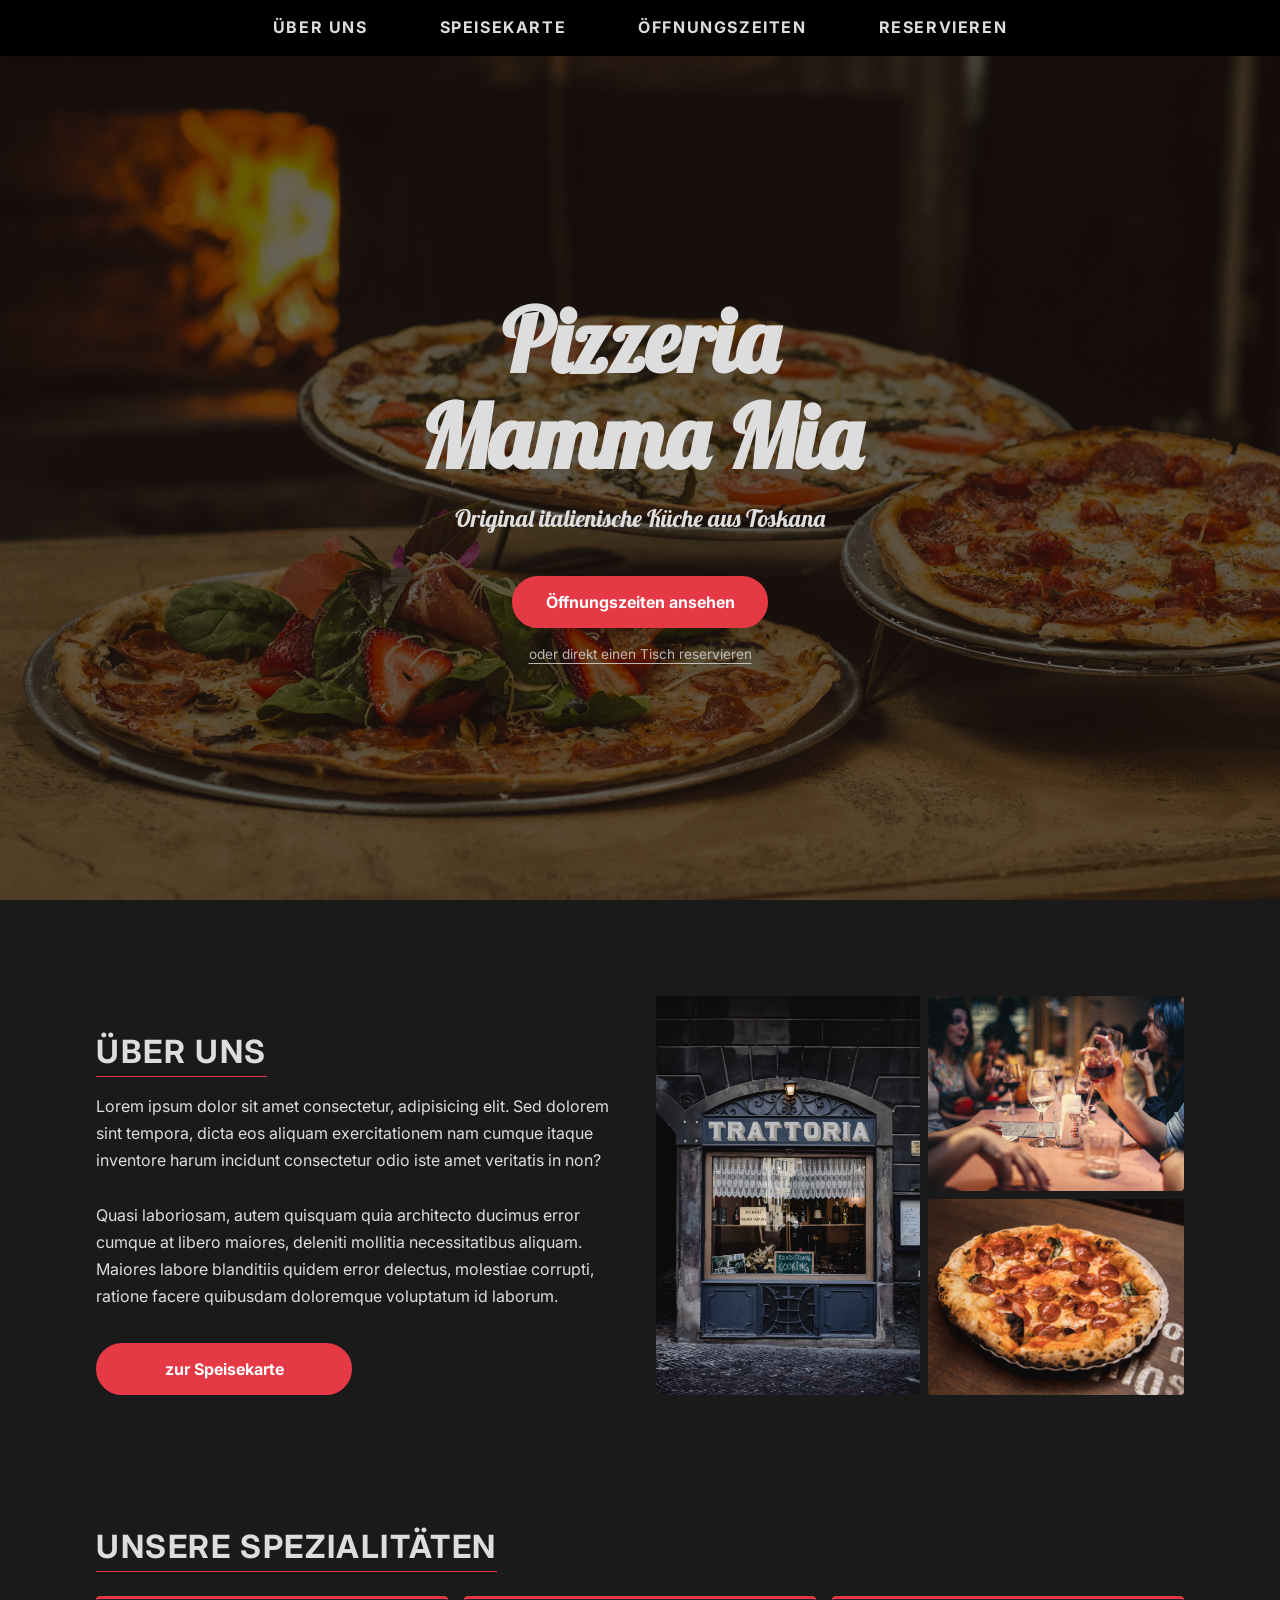
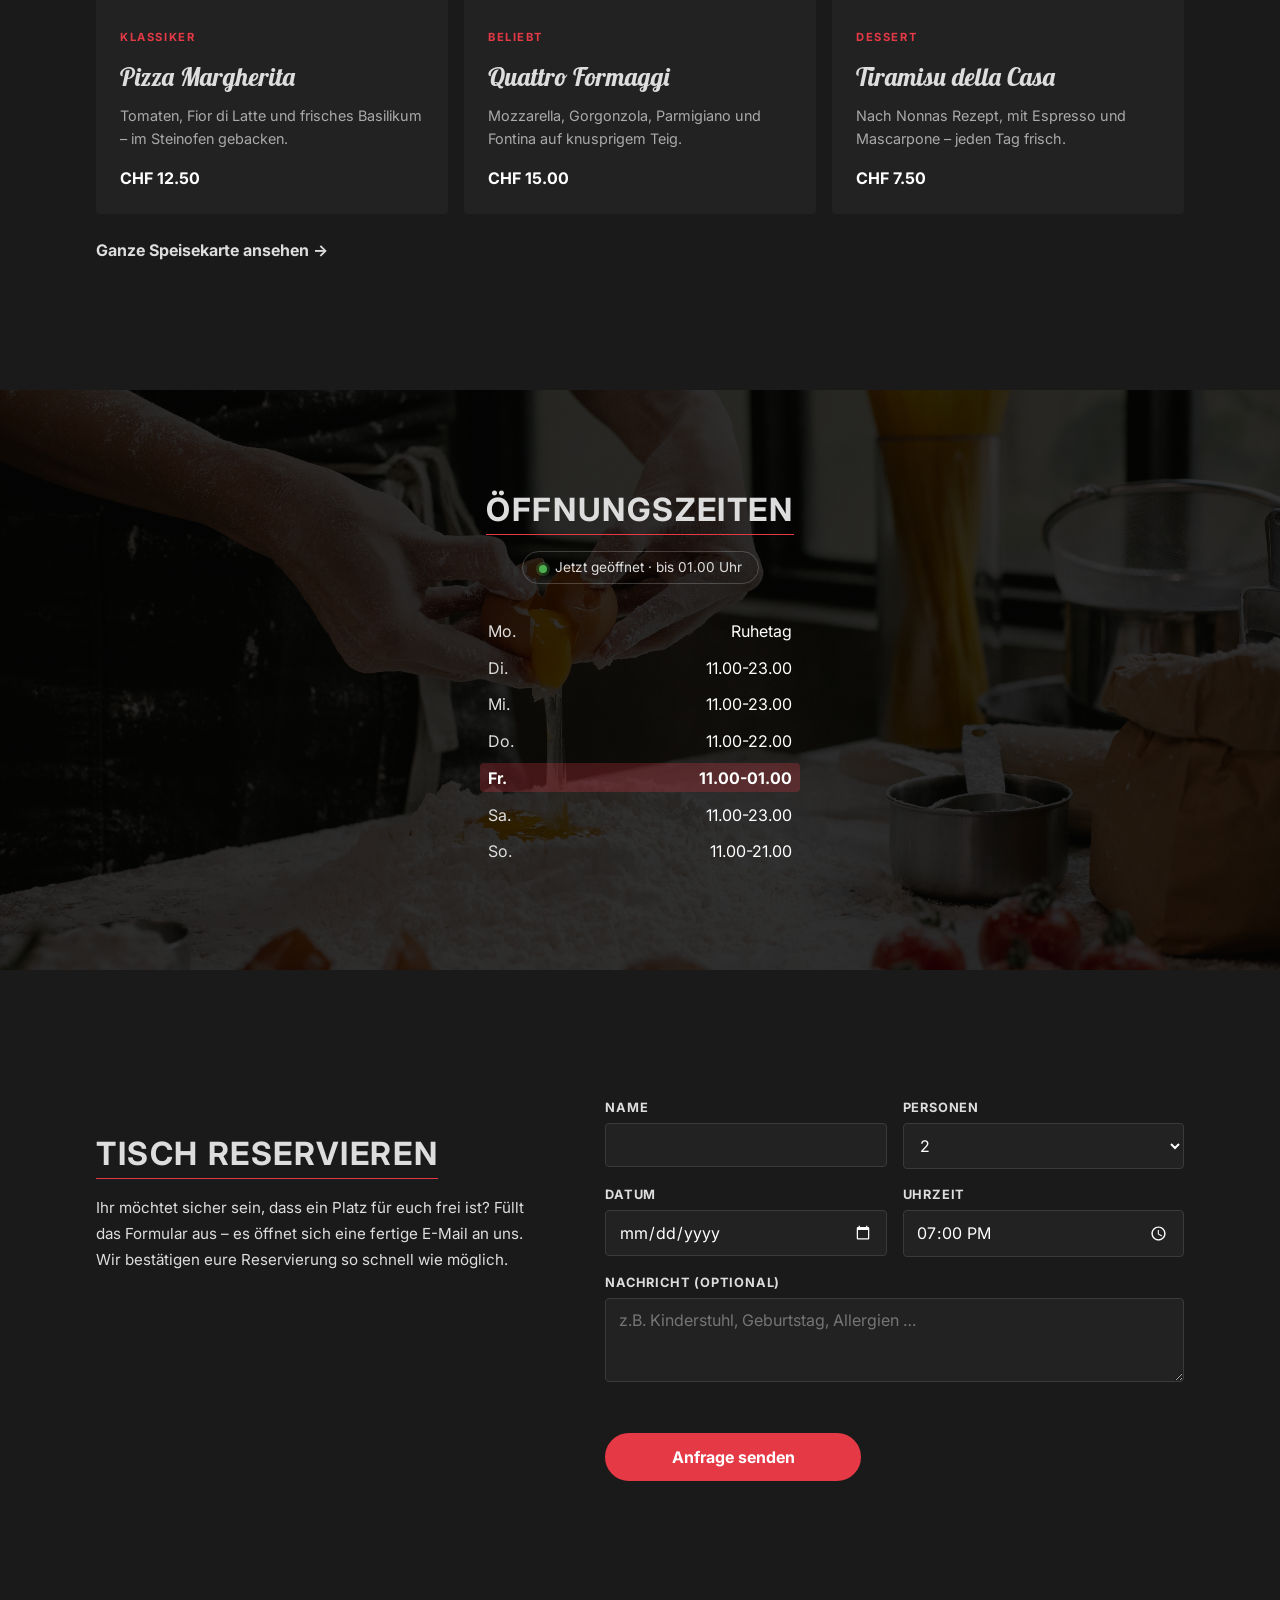
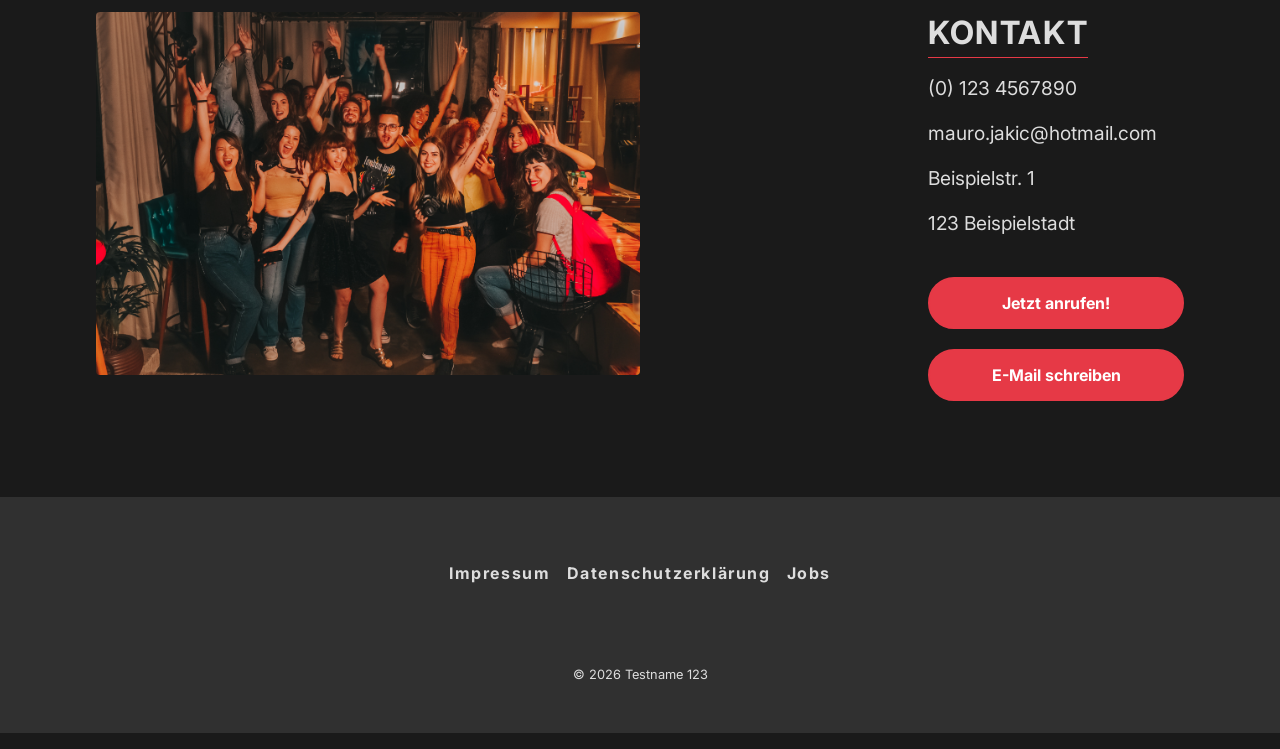
<file: index.html>
<!doctype html>
<html lang="de">
  <head>
    <meta charset="UTF-8" />
    <meta name="viewport" content="width=device-width, initial-scale=1.0" />
    <link rel="stylesheet" href="Pizzeria.css" />
    <meta
      name="description"
      content="Pizzeria Mamma Mia – original italienische Küche aus der Toskana."
    />
    <link
      rel="icon"
      href="data:image/svg+xml,<svg xmlns='http://www.w3.org/2000/svg' viewBox='0 0 100 100'><text y='.9em' font-size='90'>🍕</text></svg>"
    />
    <title>Pizzeria Mamma Mia</title>
  </head>
  <body>
    <div class="header">
      <div class="hero-wrapper">
        <section class="nav">
          <a href="#about" class="nav-items">Über Uns</a>
          <a href="menu.html" class="nav-items">Speise<wbr />karte</a>
          <a href="#info" class="nav-items">Öffnungs<wbr />zeiten</a>
          <a href="#reservieren" class="nav-items">Reser<wbr />vieren</a>
        </section>

        <section class="hero">
          <h1 class="title">
            Pizzeria <br />
            Mamma Mia
          </h1>
          <p class="subtitle">Original italienische Küche aus Toskana</p>
          <a href="#info" class="hero-action btn">Öffnungszeiten ansehen</a>
          <a href="#reservieren" class="hero-link">oder direkt einen Tisch reservieren</a>
        </section>
      </div>

      <section id="about" class="about container">
        <div class="about-content">
          <h2 class="heading">Über Uns</h2>
          <p class="about-text">
            Lorem ipsum dolor sit amet consectetur, adipisicing elit. Sed
            dolorem sint tempora, dicta eos aliquam exercitationem nam cumque
            itaque inventore harum incidunt consectetur odio iste amet veritatis
            in non?
            <br />
            <br />
            Quasi laboriosam, autem quisquam quia architecto ducimus error
            cumque at libero maiores, deleniti mollitia necessitatibus aliquam.
            Maiores labore blanditiis quidem error delectus, molestiae corrupti,
            ratione facere quibusdam doloremque voluptatum id laborum.
          </p>
          <a href="menu.html" class="about-action btn">zur Speisekarte</a>
        </div>
        <div class="about-images">
          <img
            src="Bilder/Toskanatüre.jpg"
            alt="Toskanatüre"
            class="about-image about-image-large"
          />
          <div class="about-images-small">
            <img
              src="Bilder/Toskanaresti.jpg"
              alt="Restaurantplausch"
              class="about-image"
            />
            <img
              src="Bilder/Toskanapizza.jpg"
              alt="Pizza aus Ofen"
              class="about-image"
            />
          </div>
        </div>
      </section>
      <section id="spezialitaeten" class="specials container">
        <h2 class="heading">Unsere Spezialitäten</h2>
        <div class="specials-grid">
          <article class="special">
            <span class="special-tag">Klassiker</span>
            <h3 class="special-name">Pizza Margherita</h3>
            <p class="special-text">
              Tomaten, Fior di Latte und frisches Basilikum – im Steinofen
              gebacken.
            </p>
            <p class="special-price">CHF 12.50</p>
          </article>
          <article class="special">
            <span class="special-tag">Beliebt</span>
            <h3 class="special-name">Quattro Formaggi</h3>
            <p class="special-text">
              Mozzarella, Gorgonzola, Parmigiano und Fontina auf knusprigem
              Teig.
            </p>
            <p class="special-price">CHF 15.00</p>
          </article>
          <article class="special">
            <span class="special-tag">Dessert</span>
            <h3 class="special-name">Tiramisu della Casa</h3>
            <p class="special-text">
              Nach Nonnas Rezept, mit Espresso und Mascarpone – jeden Tag
              frisch.
            </p>
            <p class="special-price">CHF 7.50</p>
          </article>
        </div>
        <a href="menu.html" class="specials-link">Ganze Speisekarte ansehen &rarr;</a>
      </section>

      <section id="info" class="info-wrapper">
        <div class="info container">
          <h2 class="heading">Öffnungszeiten</h2>
          <p class="open-status" aria-live="polite"></p>
          <div class="hours">
            <p class="hours-entry" data-day="1">
              <span class="days">Mo.</span> <span class="time">Ruhetag</span>
            </p>
            <p class="hours-entry" data-day="2">
              <span class="days">Di.</span>
              <span class="time">11.00-23.00</span>
            </p>
            <p class="hours-entry" data-day="3">
              <span class="days">Mi.</span>
              <span class="time">11.00-23.00</span>
            </p>
            <p class="hours-entry" data-day="4">
              <span class="days">Do.</span>
              <span class="time">11.00-22.00</span>
            </p>
            <p class="hours-entry" data-day="5">
              <span class="days">Fr.</span>
              <span class="time">11.00-01.00</span>
            </p>
            <p class="hours-entry" data-day="6">
              <span class="days">Sa.</span>
              <span class="time">11.00-23.00</span>
            </p>
            <p class="hours-entry" data-day="0">
              <span class="days">So.</span>
              <span class="time">11.00-21.00</span>
            </p>
          </div>
        </div>
      </section>
      <section id="reservieren" class="reservation container">
        <div class="reservation-intro">
          <h2 class="heading">Tisch reservieren</h2>
          <p class="reservation-text">
            Ihr möchtet sicher sein, dass ein Platz für euch frei ist? Füllt
            das Formular aus – es öffnet sich eine fertige E-Mail an uns. Wir
            bestätigen eure Reservierung so schnell wie möglich.
          </p>
        </div>
        <form class="reservation-form">
          <label class="field">
            <span>Name</span>
            <input type="text" name="name" required autocomplete="name" />
          </label>
          <label class="field">
            <span>Personen</span>
            <select name="personen">
              <option>1</option>
              <option selected>2</option>
              <option>3</option>
              <option>4</option>
              <option>5</option>
              <option>6</option>
              <option>7+</option>
            </select>
          </label>
          <label class="field">
            <span>Datum</span>
            <input type="date" name="datum" required />
          </label>
          <label class="field">
            <span>Uhrzeit</span>
            <input type="time" name="zeit" min="11:00" max="22:30" step="900" value="19:00" required />
          </label>
          <label class="field field-wide">
            <span>Nachricht (optional)</span>
            <textarea name="nachricht" rows="3" placeholder="z.B. Kinderstuhl, Geburtstag, Allergien …"></textarea>
          </label>
          <p class="form-hint" aria-live="polite"></p>
          <button type="submit" class="btn">Anfrage senden</button>
        </form>
      </section>

      <section class="contact container">
        <div class="contact-content">
          <img
            src="Bilder/contact.jpg"
            alt="Herzlich Willkommen Mamma Mia"
            class="contact-image"
          />
          <div class="contact-details">
            <h2 class="heading">Kontakt</h2>
            <p class="contact-detail">(0) 123 4567890</p>
            <p class="contact-detail">mauro.jakic@hotmail.com</p>
            <p class="contact-detail">Beispielstr. 1</p>
            <p class="contact-detail">123 Beispielstadt</p>
            <div class="contact-actions">
              <a href="tel:078 237 61 91" class="btn">Jetzt anrufen!</a>
              <a href="mailto:mauro.jakic@hotmail.com" class="btn">E-Mail schreiben</a>
            </div>
          </div>
        </div>
      </section>
      <div class="platzhalter"></div>
    </div>
    <footer class="footer">
      <div class="footer-links">
        <a href="#" class="footer-item">Impressum</a>
        <a href="#" class="footer-item">Datenschutzerklärung</a>
        <a href="#" class="footer-item">Jobs</a>
      </div>
      <p class="footer-copyright">&copy; <span class="year">2026</span> Testname 123</p>
    </footer>

    <a href="#" class="to-top" aria-label="Nach oben">
      <svg xmlns="http://www.w3.org/2000/svg" viewBox="0 0 24 24" fill="none" stroke="currentColor" stroke-width="2" stroke-linecap="round" stroke-linejoin="round">
        <path d="m6 15 6-6 6 6" />
      </svg>
    </a>

    <script src="script.js"></script>
  </body>
</html>
</file>
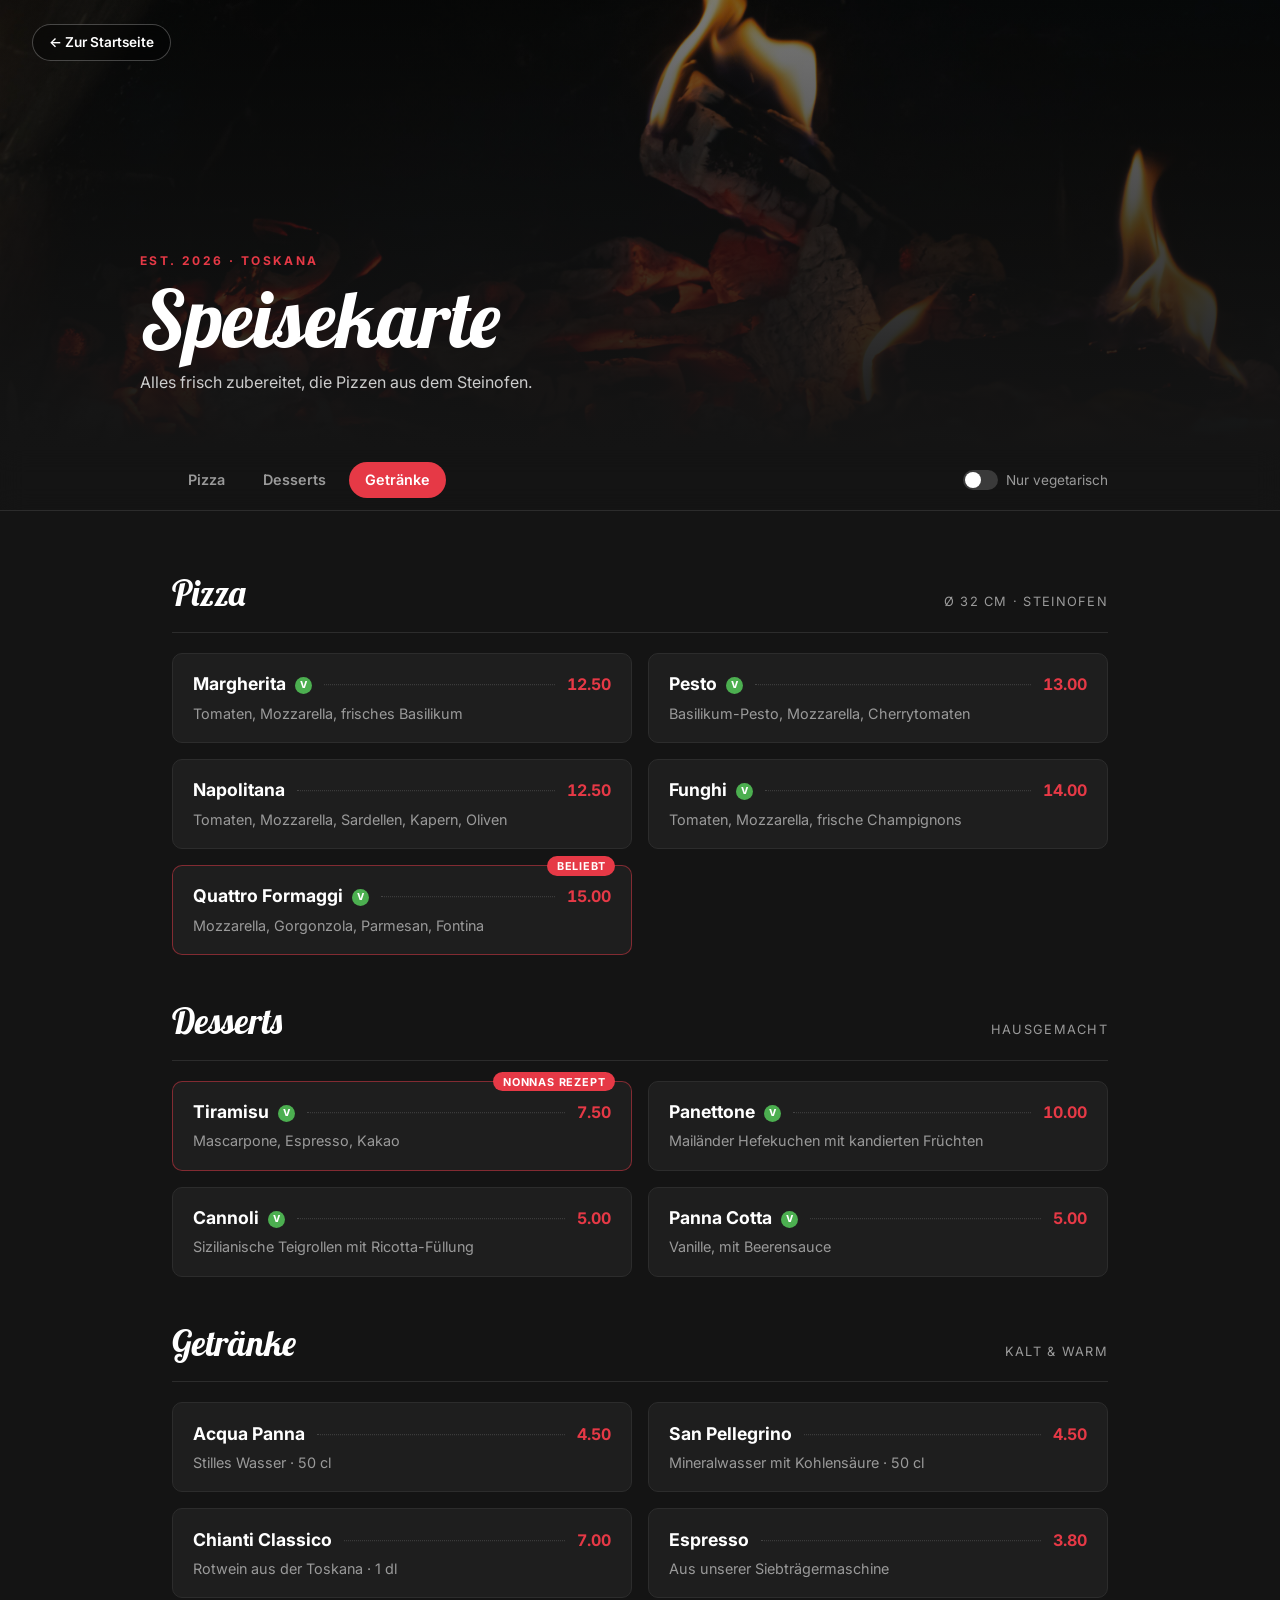
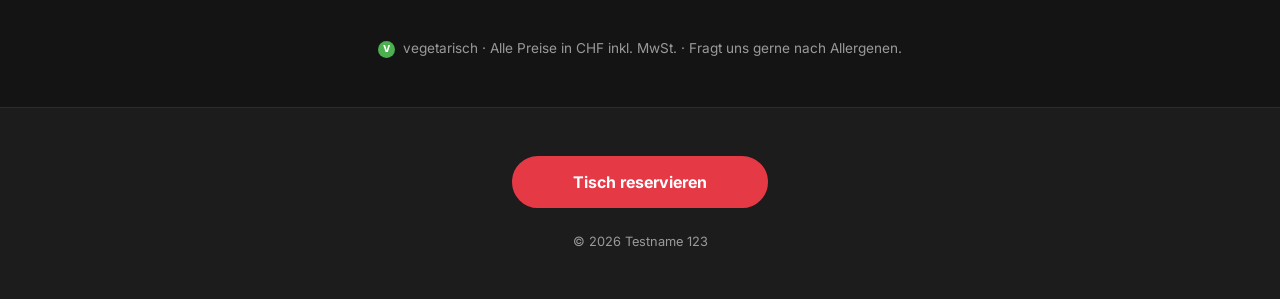
<file: menu.html>
<!doctype html>
<html lang="de">
  <head>
    <meta charset="utf-8" />
    <meta name="viewport" content="width=device-width, initial-scale=1.0" />
    <title>Speisekarte – Pizzeria Mamma Mia</title>
    <link
      rel="icon"
      href="data:image/svg+xml,<svg xmlns='http://www.w3.org/2000/svg' viewBox='0 0 100 100'><text y='.9em' font-size='90'>🍕</text></svg>"
    />
    <link href="menu.css" rel="stylesheet" />
  </head>
  <body>
    <!-- Kopfbereich -->
    <header class="menu-hero">
      <a href="index.html" class="back-link">&larr; Zur Startseite</a>
      <div class="menu-hero__content">
        <p class="menu-hero__eyebrow">Est. 2026 · Toskana</p>
        <h1 class="menu-hero__title">Speisekarte</h1>
        <p class="menu-hero__text">
          Alles frisch zubereitet, die Pizzen aus dem Steinofen.
        </p>
      </div>
    </header>

    <!-- Kategorien -->
    <nav class="menu-tabs" aria-label="Kategorien">
      <div class="menu-tabs__inner">
        <a href="#pizza" class="menu-tab is-active">Pizza</a>
        <a href="#desserts" class="menu-tab">Desserts</a>
        <a href="#getraenke" class="menu-tab">Getränke</a>
        <label class="veg-toggle">
          <input type="checkbox" id="veg-only" />
          <span class="veg-toggle__switch"></span>
          <span>Nur vegetarisch</span>
        </label>
      </div>
    </nav>

    <main class="menu">
      <!-- Pizza -->
      <section id="pizza" class="menu-section">
        <div class="menu-section__head">
          <h2>Pizza</h2>
          <p>Ø 32 cm · Steinofen</p>
        </div>
        <div class="menu-grid">
          <article class="dish" data-veg>
            <div class="dish__top">
              <h3 class="dish__name">Margherita <span class="veg" title="vegetarisch">V</span></h3>
              <span class="dish__price">12.50</span>
            </div>
            <p class="dish__desc">Tomaten, Mozzarella, frisches Basilikum</p>
          </article>
          <article class="dish" data-veg>
            <div class="dish__top">
              <h3 class="dish__name">Pesto <span class="veg" title="vegetarisch">V</span></h3>
              <span class="dish__price">13.00</span>
            </div>
            <p class="dish__desc">Basilikum-Pesto, Mozzarella, Cherrytomaten</p>
          </article>
          <article class="dish">
            <div class="dish__top">
              <h3 class="dish__name">Napolitana</h3>
              <span class="dish__price">12.50</span>
            </div>
            <p class="dish__desc">Tomaten, Mozzarella, Sardellen, Kapern, Oliven</p>
          </article>
          <article class="dish" data-veg>
            <div class="dish__top">
              <h3 class="dish__name">Funghi <span class="veg" title="vegetarisch">V</span></h3>
              <span class="dish__price">14.00</span>
            </div>
            <p class="dish__desc">Tomaten, Mozzarella, frische Champignons</p>
          </article>
          <article class="dish dish--featured" data-veg>
            <span class="dish__badge">Beliebt</span>
            <div class="dish__top">
              <h3 class="dish__name">Quattro Formaggi <span class="veg" title="vegetarisch">V</span></h3>
              <span class="dish__price">15.00</span>
            </div>
            <p class="dish__desc">Mozzarella, Gorgonzola, Parmesan, Fontina</p>
          </article>
        </div>
      </section>

      <!-- Desserts -->
      <section id="desserts" class="menu-section">
        <div class="menu-section__head">
          <h2>Desserts</h2>
          <p>Hausgemacht</p>
        </div>
        <div class="menu-grid">
          <article class="dish dish--featured" data-veg>
            <span class="dish__badge">Nonnas Rezept</span>
            <div class="dish__top">
              <h3 class="dish__name">Tiramisu <span class="veg" title="vegetarisch">V</span></h3>
              <span class="dish__price">7.50</span>
            </div>
            <p class="dish__desc">Mascarpone, Espresso, Kakao</p>
          </article>
          <article class="dish" data-veg>
            <div class="dish__top">
              <h3 class="dish__name">Panettone <span class="veg" title="vegetarisch">V</span></h3>
              <span class="dish__price">10.00</span>
            </div>
            <p class="dish__desc">Mailänder Hefekuchen mit kandierten Früchten</p>
          </article>
          <article class="dish" data-veg>
            <div class="dish__top">
              <h3 class="dish__name">Cannoli <span class="veg" title="vegetarisch">V</span></h3>
              <span class="dish__price">5.00</span>
            </div>
            <p class="dish__desc">Sizilianische Teigrollen mit Ricotta-Füllung</p>
          </article>
          <article class="dish" data-veg>
            <div class="dish__top">
              <h3 class="dish__name">Panna Cotta <span class="veg" title="vegetarisch">V</span></h3>
              <span class="dish__price">5.00</span>
            </div>
            <p class="dish__desc">Vanille, mit Beerensauce</p>
          </article>
        </div>
      </section>

      <!-- Getränke -->
      <section id="getraenke" class="menu-section">
        <div class="menu-section__head">
          <h2>Getränke</h2>
          <p>Kalt &amp; warm</p>
        </div>
        <div class="menu-grid">
          <article class="dish" data-veg>
            <div class="dish__top">
              <h3 class="dish__name">Acqua Panna</h3>
              <span class="dish__price">4.50</span>
            </div>
            <p class="dish__desc">Stilles Wasser · 50 cl</p>
          </article>
          <article class="dish" data-veg>
            <div class="dish__top">
              <h3 class="dish__name">San Pellegrino</h3>
              <span class="dish__price">4.50</span>
            </div>
            <p class="dish__desc">Mineralwasser mit Kohlensäure · 50 cl</p>
          </article>
          <article class="dish" data-veg>
            <div class="dish__top">
              <h3 class="dish__name">Chianti Classico</h3>
              <span class="dish__price">7.00</span>
            </div>
            <p class="dish__desc">Rotwein aus der Toskana · 1 dl</p>
          </article>
          <article class="dish" data-veg>
            <div class="dish__top">
              <h3 class="dish__name">Espresso</h3>
              <span class="dish__price">3.80</span>
            </div>
            <p class="dish__desc">Aus unserer Siebträgermaschine</p>
          </article>
        </div>
      </section>

      <p class="menu-note">
        <span class="veg">V</span> vegetarisch · Alle Preise in CHF inkl. MwSt.
        · Fragt uns gerne nach Allergenen.
      </p>
    </main>

    <footer class="menu-footer">
      <a href="index.html#reservieren" class="btn">Tisch reservieren</a>
      <p>&copy; 2026 Testname 123</p>
    </footer>

    <script src="menu.js"></script>
  </body>
</html>
</file>
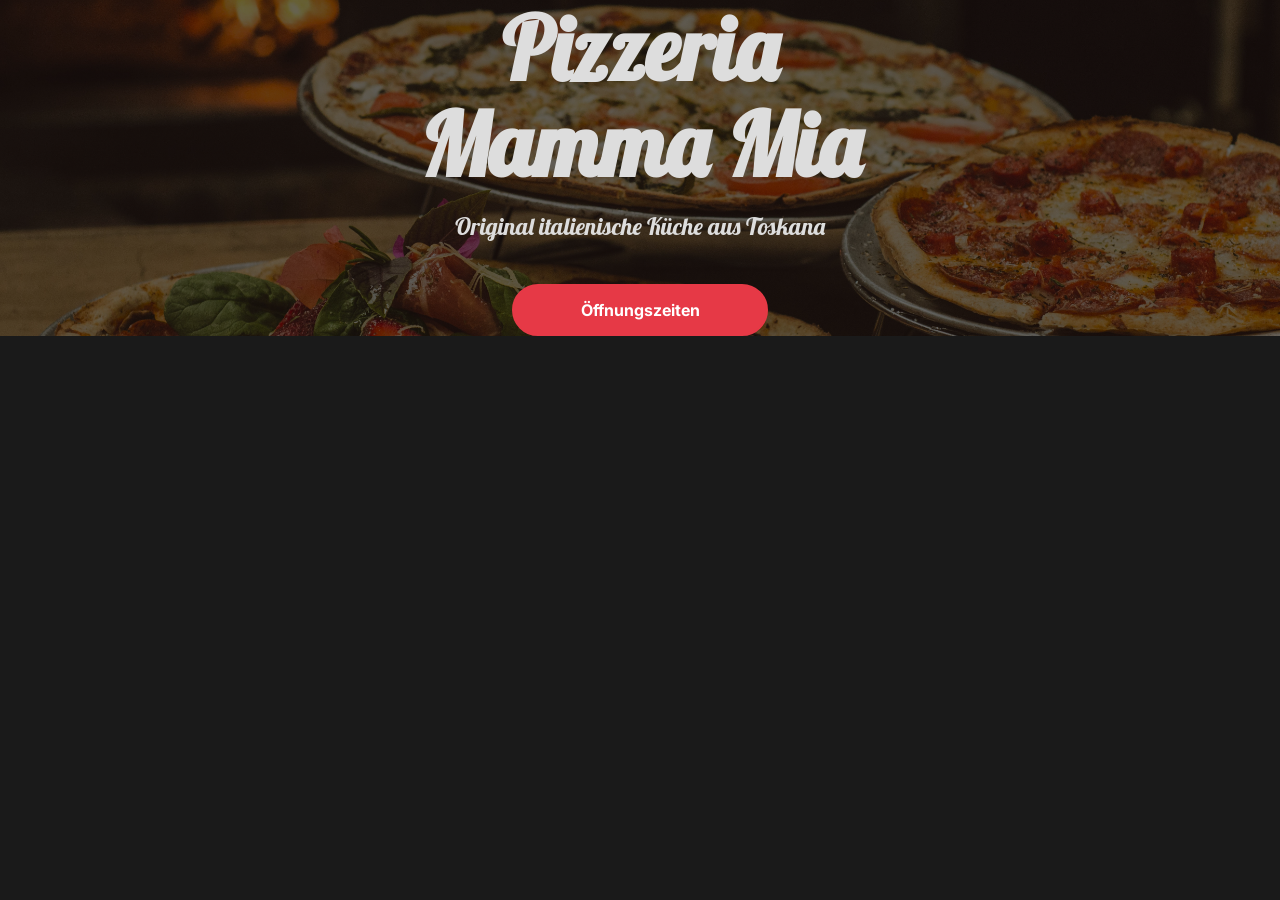
<file: Pizzeria.html>
<!doctype html>
<html lang="de">
  <head>
    <meta charset="UTF-8" />
    <meta name="viewport" content="width=device-width, initial-scale=1.0" />
    <link rel="stylesheet" href="Pizzeria.css" />
    <title>Pizzeria Mamma Mia</title>
  </head>
  <body>
    <section class="hero">
      <h1 class="title">
        Pizzeria <br />
        Mamma Mia
      </h1>
      <!-- placeholder for Font -->
      <p class="subtitle">Original italienische Küche aus Toskana</p>
      <!-- könnte evt. kleiner sein bei Lösung -->
      <a href="#" class="btn">Öffnungszeiten</a>
    </section>
  </body>
</html>
</file>
<file: Pizzeria.css>
@import url("https://fonts.googleapis.com/css2?family=Inter:ital,opsz,wght@0,14..32,100..900;1,14..32,100..900&display=swap");
@import url("https://fonts.googleapis.com/css2?family=Inter:ital,opsz,wght@0,14..32,100..900;1,14..32,100..900&family=Lobster&display=swap");
@import url("https://fonts.googleapis.com/css2?family=Pacifico&display=swap");

* {
  margin: 0;
  box-sizing: border-box;
}

html {
  scroll-behavior: smooth;
}

:root {
  --primary-color: #e63946;
  --secondary-color: #d62828;
  --text-color: #ddd;
}

.header {
  display: flex;
  flex-direction: column;
}

.hero-wrapper {
  height: 100vh;
  display: flex;
  flex-direction: column;
}

.hero {
  flex: 1;
  display: flex;

  box-sizing: border-box;
  flex-direction: column;
  justify-content: center;
  align-items: center;
  text-align: center;
  color: var(--text-color);
  font-family: "Lobster", sans-serif;

  background:
    linear-gradient(rgba(0, 0, 0, 0.6), rgba(0, 0, 0, 0.6)),
    url("Bilder/hero.jpg");
  background-size: cover;
  background-position: center;
  background-repeat: no-repeat;
}

.container {
  max-width: 85%;
  margin: 0 auto;
}

.hero-action {
  margin-top: 4rem;
  margin-bottom: 1rem;
}

/* Alle Knöpfe: gleiche Farbe, gleiche Breite */
.btn,
.button-inverted {
  display: inline-block;
  width: 16rem;
  max-width: 100%;
  padding: 0.75rem 1.5rem;
  background: var(--primary-color);
  border: 2px solid var(--primary-color);
  border-radius: 120px;
  color: #fff;
  cursor: pointer;
  font-weight: bold;
  font-family: "Inter", sans-serif;
  font-size: 1rem;
  text-align: center;
  text-decoration: none;
  box-sizing: border-box;
  margin-top: 0.5rem;
  transition: all 0.3s ease-in-out;
}

.btn:hover,
.button-inverted:hover {
  background: var(--secondary-color);
  border-color: var(--secondary-color);
  transform: translateY(-2px);
  box-shadow: 0 6px 18px rgba(230, 57, 70, 0.35);
}

.title {
  font-size: 3rem;
  margin-bottom: 0;
}

.subtitle {
  margin-top: 1rem;
  margin-bottom: 2rem;
}

body {
  font-family: "Inter", sans-serif;
  -webkit-font-smoothing: antialiased;
  line-height: 1.5;
  margin: 0 0 1rem 0;
  background-color: #1a1a1a;
  scroll-behavior: smooth;
}

.nav {
  height: 5rem;
  width: 100%;
  display: flex;
  justify-content: center;
  align-items: center;
  gap: 4.5rem;
  padding: 1rem 0rem;
  z-index: 10;
  background-color: black;
  font-family: "inter", sans-serif;
  text-transform: uppercase;
  font-size: 0.8rem;
  line-height: 1.2rem;
}

.nav-items,
.footer-item {
  color: var(--text-color);
  text-decoration: none;
  font-weight: bold;
  font-size: 1rem;
  transition: all 0.3s ease-in-out;
  letter-spacing: 0.1rem;
}

.nav-items:hover,
.footer-item:hover {
  color: var(--secondary-color);
}

.heading {
  margin: 2rem 0 1rem 0;
  width: fit-content;
  text-transform: uppercase;
  letter-spacing: 0.1rem;
  color: var(--text-color);
  border-bottom: 1px solid var(--primary-color);
}

.about {
  display: grid;
  gap: 2rem;
}

.about-text {
  line-height: 1.7;
  font-size: 0.9rem;
  color: var(--text-color);
}

.about-images {
  width: 100%;
  display: flex;
  gap: 0.5rem;
}

.about-image {
  width: 100%;
  height: 100%;
  object-fit: cover;
  border-radius: 4px;
}

.about-image-large {
  min-width: 50%;
}

.about-images-small {
  display: flex;
  flex-direction: column;
  gap: 0.5rem;
}

.about-action {
  display: inline-block;
  margin-top: 2rem;
}

.info-wrapper {
  margin: 3rem 0;
  padding: 2rem 0;
  background:
    linear-gradient(rgba(0, 0, 0, 0.8), rgba(0, 0, 0, 0.8)),
    url(Bilder/oeffnungszeiten.jpg);
  background-position: center;
  background-size: cover;
  background-repeat: no-repeat;
}

.hours {
  display: flex;
  flex-direction: column;
  align-items: center;
  justify-content: center;
  width: 100%;
  margin-top: 1rem;
}

.info .heading {
  margin: 0 auto;
}

.hours-entry {
  display: flex;
  justify-content: space-between;
  width: 15rem;
}

.days {
  color: var(--text-color);
  font-family: "inter", sans-serif;
}

.time {
  color: white;
  font-family: "inter", sans-serif;
}

.contact-content {
  display: flex;
  flex-direction: column;
}

.contact .heading {
  margin-top: 0;
}

.contact-detail {
  margin-top: 0.5rem;
  color: var(--text-color);
}

.contact-actions {
  margin-top: 2rem;
  display: flex;
  flex-direction: column;
  gap: 0.75rem;
}

.contact-image {
  width: 100%;
  margin-bottom: 1.5rem;
  border-radius: 4px;
}

.footer {
  display: flex;
  flex-direction: column;
  justify-content: center;
  align-items: center;
  gap: 1rem;
  margin-top: 2rem;
  padding: 2rem 1rem;
  font-size: 0.8rem;
  text-align: center;
  background-color: #303030;
}

.footer-links {
  display: flex;
  flex-direction: row;
  justify-content: center;
  align-items: center;
  gap: 1rem;
}

.footer-copyright {
  margin-top: 1rem;
  color: var(--text-color);
}

/* ---------- Ergänzungen ---------- */

.hero-link {
  font-family: "Inter", sans-serif;
  font-size: 0.85rem;
  color: var(--text-color);
  opacity: 0.8;
  text-decoration: underline;
  text-underline-offset: 4px;
  transition: all 0.3s ease-in-out;
}

.hero-link:hover {
  opacity: 1;
  color: var(--primary-color);
}

/* Spezialitäten */
.specials {
  margin-top: 4rem;
}

.specials-grid {
  display: grid;
  gap: 1rem;
  margin-top: 1.5rem;
}

.special {
  position: relative;
  padding: 1.5rem;
  background-color: #222;
  border-top: 3px solid var(--primary-color);
  border-radius: 4px;
  transition: all 0.3s ease-in-out;
}

.special:hover {
  transform: translateY(-4px);
  background-color: #262626;
}

.special-tag {
  display: inline-block;
  margin-bottom: 0.75rem;
  font-size: 0.7rem;
  font-weight: bold;
  text-transform: uppercase;
  letter-spacing: 0.1rem;
  color: var(--primary-color);
}

.special-name {
  font-family: "Lobster", sans-serif;
  font-weight: normal;
  font-size: 1.6rem;
  color: var(--text-color);
}

.special-text {
  margin-top: 0.5rem;
  font-size: 0.9rem;
  line-height: 1.6;
  color: #aaa;
}

.special-price {
  margin-top: 1rem;
  font-weight: bold;
  color: #fff;
}

.specials-link {
  display: inline-block;
  margin-top: 1.5rem;
  color: var(--text-color);
  font-weight: bold;
  text-decoration: none;
  transition: all 0.3s ease-in-out;
}

.specials-link:hover {
  color: var(--primary-color);
}

/* Geöffnet-Anzeige */
.open-status {
  margin: 1rem auto 0;
  width: fit-content;
  padding: 0.35rem 1rem;
  border: 1px solid rgba(255, 255, 255, 0.2);
  border-radius: 120px;
  font-size: 0.85rem;
  color: var(--text-color);
}

.open-status:empty {
  display: none;
}

.dot {
  display: inline-block;
  width: 8px;
  height: 8px;
  margin-right: 0.5rem;
  border-radius: 50%;
  background-color: #888;
  vertical-align: middle;
}

.dot-open {
  background-color: #4caf50;
  box-shadow: 0 0 0 3px rgba(76, 175, 80, 0.25);
}

.hours-entry {
  padding: 0.15rem 0.5rem;
  border-radius: 4px;
}

.hours-entry.is-today {
  background-color: rgba(230, 57, 70, 0.25);
}

.hours-entry.is-today .days,
.hours-entry.is-today .time {
  color: #fff;
  font-weight: bold;
}

/* Reservierung */
.reservation {
  display: grid;
  gap: 1.5rem;
  margin-bottom: 4rem;
}

.reservation-text {
  font-size: 0.95rem;
  line-height: 1.7;
  color: var(--text-color);
}

.reservation-form {
  display: grid;
  grid-template-columns: 1fr 1fr;
  gap: 1rem;
}

.field {
  display: flex;
  flex-direction: column;
  gap: 0.35rem;
  font-size: 0.8rem;
  font-weight: bold;
  text-transform: uppercase;
  letter-spacing: 0.05rem;
  color: var(--text-color);
}

.field-wide {
  grid-column: 1 / -1;
}

.field input,
.field select,
.field textarea {
  width: 100%;
  padding: 0.7rem 0.8rem;
  background-color: #222;
  border: 1px solid #3a3a3a;
  border-radius: 4px;
  color: #fff;
  font-family: "Inter", sans-serif;
  font-size: 1rem;
  font-weight: normal;
  text-transform: none;
  letter-spacing: normal;
  color-scheme: dark;
  transition: border-color 0.3s ease-in-out;
}

.field textarea {
  resize: vertical;
}

.field input:focus,
.field select:focus,
.field textarea:focus {
  outline: none;
  border-color: var(--primary-color);
}

.form-hint {
  grid-column: 1 / -1;
  min-height: 1.2rem;
  font-size: 0.85rem;
  color: #8bc34a;
}

.form-hint.is-error {
  color: #ff8a8a;
}

.reservation-form .btn {
  grid-column: 1 / -1;
  margin-top: 0;
}

/* Nach oben */
.to-top {
  position: fixed;
  right: 1.25rem;
  bottom: 1.25rem;
  z-index: 20;
  display: grid;
  place-items: center;
  width: 2.75rem;
  height: 2.75rem;
  border-radius: 50%;
  background-color: var(--primary-color);
  color: #fff;
  box-shadow: 0 4px 14px rgba(0, 0, 0, 0.4);
  opacity: 0;
  pointer-events: none;
  transform: translateY(10px);
  transition: all 0.3s ease-in-out;
}

.to-top svg {
  width: 1.25rem;
  height: 1.25rem;
}

.to-top.is-visible {
  opacity: 1;
  pointer-events: auto;
  transform: translateY(0);
}

.to-top:hover {
  background-color: var(--secondary-color);
}

@media only screen and (max-width: 500px) {
  .nav {
    justify-content: space-between;
    padding: 1.5rem;
    gap: 1rem;
  }

  .nav-items {
    font-size: 0.8rem;
    letter-spacing: 0.05rem;
  }

  .reservation-form {
    grid-template-columns: 1fr;
  }

  .nav-items {
    margin: 0;
  }
}

@media only screen and (min-width: 600px) {
  .specials-grid {
    grid-template-columns: repeat(3, 1fr);
  }

  .title {
    font-size: 4rem;
    line-height: 4rem;
  }

  .nav,
  .footer-links {
    height: 2rem;
  }

  .footer {
    margin-top: 4rem;
    padding: 3rem 0;
    gap: 3rem;
  }

  .footer-links {
    flex-direction: row;
  }

  .subtitle {
    font-size: 1.5rem;
  }

  .about-text {
    font-size: 1rem;
  }

  .contact-content {
    flex-direction: row;
    align-items: center;
    justify-content: space-between;
  }

  .contact-image {
    width: 60%;
  }
}

@media only screen and (min-width: 1000px) {
  .title {
    font-size: 5.5rem;
    line-height: 6rem;
  }
  .nav,
  .footer-links {
    height: 3.5rem;
  }

  .footer {
    margin-top: 6rem;
  }

  .heading {
    font-size: 2rem;
  }

  .about {
    grid-template-columns: 1fr 1fr;
    margin-top: 6rem;
  }

  .specials {
    margin-top: 6rem;
  }

  .reservation {
    grid-template-columns: 1fr 1.3fr;
    gap: 4rem;
    margin-bottom: 8rem;
  }

  .info-wrapper {
    margin: 8rem 0;
    padding: 6rem 0;
  }

  .hours {
    margin-top: 2rem;
  }

  .hours-entry {
    width: 20rem;
    font-size: 1rem;
    margin-bottom: 0.5rem;
  }

  .contact-heading {
    margin-bottom: 2rem;
  }

  .contact-detail {
    margin-top: 1rem;
    font-size: 1.2rem;
  }

  .contact-image {
    width: 50%;
  }
}

@media only screen and (min-width: 1400px) {
  .container {
    max-width: 1200px;
  }

  .hours-entry {
    font-size: large;
  }
}
</file>
<file: menu.css>
@import url("https://fonts.googleapis.com/css2?family=Inter:opsz,wght@14..32,400..800&family=Lobster&display=swap");

:root {
  --primary-color: #e63946;
  --secondary-color: #d62828;
  --bg: #141414;
  --card: #1e1e1e;
  --card-hover: #242424;
  --border: #2c2c2c;
  --text: #eee;
  --muted: #9a9a9a;
  --veg: #4caf50;
}

* {
  margin: 0;
  padding: 0;
  box-sizing: border-box;
}

html {
  scroll-behavior: smooth;
  scroll-padding-top: 5rem;
}

body {
  background-color: var(--bg);
  color: var(--text);
  font-family: "Inter", sans-serif;
  line-height: 1.5;
  -webkit-font-smoothing: antialiased;
}

/* ---------- Kopfbereich ---------- */
.menu-hero {
  position: relative;
  min-height: 42vh;
  display: flex;
  align-items: flex-end;
  padding: 2rem 1.25rem 3rem;
  background:
    linear-gradient(180deg, rgba(20, 20, 20, 0.3) 0%, var(--bg) 100%),
    linear-gradient(rgba(0, 0, 0, 0.35), rgba(0, 0, 0, 0.35)),
    url("Bilder/pexels-florian-hillmann-266260525-13366358.jpg");
  background-size: cover;
  background-position: center;
}

.back-link {
  position: absolute;
  top: 1.25rem;
  left: 1.25rem;
  padding: 0.45rem 1rem;
  border: 1px solid rgba(255, 255, 255, 0.25);
  border-radius: 120px;
  background: rgba(0, 0, 0, 0.35);
  backdrop-filter: blur(8px);
  color: #fff;
  font-size: 0.85rem;
  font-weight: 600;
  text-decoration: none;
  transition: all 0.3s ease-in-out;
}

.back-link:hover {
  background: var(--primary-color);
  border-color: var(--primary-color);
}

.menu-hero__content {
  width: 100%;
  max-width: 1000px;
  margin: 0 auto;
}

.menu-hero__eyebrow {
  font-size: 0.75rem;
  font-weight: 700;
  letter-spacing: 0.15rem;
  text-transform: uppercase;
  color: var(--primary-color);
}

.menu-hero__title {
  margin-top: 0.25rem;
  font-family: "Lobster", cursive;
  font-weight: normal;
  font-size: 3.5rem;
  line-height: 1.1;
  color: #fff;
}

.menu-hero__text {
  margin-top: 0.5rem;
  max-width: 28rem;
  color: #ccc;
}

/* ---------- Kategorien ---------- */
.menu-tabs {
  position: sticky;
  top: 0;
  z-index: 10;
  background: rgba(20, 20, 20, 0.85);
  backdrop-filter: blur(12px);
  border-bottom: 1px solid var(--border);
}

.menu-tabs__inner {
  display: flex;
  align-items: center;
  gap: 0.4rem;
  max-width: 1000px;
  margin: 0 auto;
  padding: 0.75rem 1.25rem;
  overflow-x: auto;
  scrollbar-width: none;
}

.menu-tabs__inner::-webkit-scrollbar {
  display: none;
}

.menu-tab {
  flex-shrink: 0;
  padding: 0.45rem 1rem;
  border-radius: 120px;
  color: var(--muted);
  font-size: 0.9rem;
  font-weight: 600;
  text-decoration: none;
  transition: all 0.25s ease-in-out;
}

.menu-tab:hover {
  color: #fff;
}

.menu-tab.is-active {
  background: var(--primary-color);
  color: #fff;
}

/* Schalter "Nur vegetarisch" */
.veg-toggle {
  flex-shrink: 0;
  display: flex;
  align-items: center;
  gap: 0.5rem;
  margin-left: auto;
  font-size: 0.85rem;
  color: var(--muted);
  cursor: pointer;
  user-select: none;
}

.veg-toggle input {
  position: absolute;
  opacity: 0;
  pointer-events: none;
}

.veg-toggle__switch {
  position: relative;
  width: 2.2rem;
  height: 1.25rem;
  border-radius: 1rem;
  background: #3a3a3a;
  transition: background 0.25s ease;
}

.veg-toggle__switch::after {
  content: "";
  position: absolute;
  top: 2px;
  left: 2px;
  width: calc(1.25rem - 4px);
  height: calc(1.25rem - 4px);
  border-radius: 50%;
  background: #fff;
  transition: transform 0.25s ease;
}

.veg-toggle input:checked + .veg-toggle__switch {
  background: var(--veg);
}

.veg-toggle input:checked + .veg-toggle__switch::after {
  transform: translateX(0.95rem);
}

.veg-toggle input:checked ~ span:last-child {
  color: #fff;
}

.veg-toggle input:focus-visible + .veg-toggle__switch {
  outline: 2px solid var(--veg);
  outline-offset: 2px;
}

/* ---------- Karte ---------- */
.menu {
  max-width: 1000px;
  margin: 0 auto;
  padding: 1rem 1.25rem 3rem;
}

.menu-section {
  padding-top: 2.5rem;
}

.menu-section__head {
  display: flex;
  align-items: baseline;
  justify-content: space-between;
  gap: 1rem;
  margin-bottom: 1.25rem;
  padding-bottom: 0.75rem;
  border-bottom: 1px solid var(--border);
}

.menu-section__head h2 {
  font-family: "Lobster", cursive;
  font-weight: normal;
  font-size: 2.2rem;
  color: #fff;
}

.menu-section__head p {
  font-size: 0.8rem;
  letter-spacing: 0.08rem;
  text-transform: uppercase;
  color: var(--muted);
}

.menu-grid {
  display: grid;
  gap: 0.75rem;
}

.dish {
  position: relative;
  padding: 1.1rem 1.25rem;
  background: var(--card);
  border: 1px solid var(--border);
  border-radius: 10px;
  transition: all 0.25s ease-in-out;
}

.dish:hover {
  background: var(--card-hover);
  border-color: #3a3a3a;
  transform: translateY(-2px);
}

.dish--featured {
  border-color: rgba(230, 57, 70, 0.5);
}

.dish__badge {
  position: absolute;
  top: -0.6rem;
  right: 1rem;
  padding: 0.1rem 0.6rem;
  border-radius: 120px;
  background: var(--primary-color);
  color: #fff;
  font-size: 0.68rem;
  font-weight: 700;
  letter-spacing: 0.05rem;
  text-transform: uppercase;
}

.dish__top {
  display: flex;
  align-items: baseline;
  gap: 0.75rem;
}

.dish__name {
  font-size: 1.1rem;
  font-weight: 700;
  color: #fff;
}

/* gepunktete Linie zwischen Name und Preis */
.dish__top::after {
  content: "";
  order: 1;
  flex: 1;
  border-bottom: 1px dotted #444;
  transform: translateY(-0.3rem);
}

.dish__price {
  order: 2;
  font-weight: 700;
  color: var(--primary-color);
  font-variant-numeric: tabular-nums;
}

.dish__desc {
  margin-top: 0.3rem;
  font-size: 0.9rem;
  color: var(--muted);
}

.veg {
  display: inline-grid;
  place-items: center;
  width: 1.1rem;
  height: 1.1rem;
  margin-left: 0.3rem;
  border-radius: 50%;
  background: var(--veg);
  color: #fff;
  font-size: 0.6rem;
  font-weight: 800;
  vertical-align: middle;
}

/* Filter aktiv: nicht-vegetarische Gerichte ausblenden */
.veg-only .dish:not([data-veg]) {
  display: none;
}

.menu-note {
  margin-top: 2.5rem;
  font-size: 0.85rem;
  color: var(--muted);
  text-align: center;
}

.menu-note .veg {
  margin: 0 0.25rem 0 0;
}

/* ---------- Footer ---------- */
.menu-footer {
  display: flex;
  flex-direction: column;
  align-items: center;
  gap: 1.5rem;
  padding: 3rem 1.25rem;
  background: #1c1c1c;
  border-top: 1px solid var(--border);
  font-size: 0.8rem;
  color: var(--muted);
}

/* gleicher Knopf wie auf der Startseite */
.btn {
  display: inline-block;
  width: 16rem;
  max-width: 100%;
  padding: 0.75rem 1.5rem;
  background: var(--primary-color);
  border: 2px solid var(--primary-color);
  border-radius: 120px;
  color: #fff;
  font-weight: bold;
  font-size: 1rem;
  text-align: center;
  text-decoration: none;
  transition: all 0.3s ease-in-out;
}

.btn:hover {
  background: var(--secondary-color);
  border-color: var(--secondary-color);
  transform: translateY(-2px);
  box-shadow: 0 6px 18px rgba(230, 57, 70, 0.35);
}

/* ---------- Grössere Bildschirme ---------- */
@media (min-width: 700px) {
  .menu-hero {
    min-height: 50vh;
    padding: 2rem 2rem 3.5rem;
  }

  .back-link {
    top: 1.5rem;
    left: 2rem;
  }

  .menu-hero__title {
    font-size: 5rem;
  }

  .menu-tabs__inner,
  .menu {
    padding-left: 2rem;
    padding-right: 2rem;
  }

  .menu-grid {
    grid-template-columns: 1fr 1fr;
    gap: 1rem;
  }
}

@media (max-width: 480px) {
  .veg-toggle span:last-child {
    display: none;
  }

  .veg-toggle::before {
    content: "V";
    display: grid;
    place-items: center;
    width: 1.1rem;
    height: 1.1rem;
    border-radius: 50%;
    background: var(--veg);
    color: #fff;
    font-size: 0.6rem;
    font-weight: 800;
    order: -1;
  }
}
</file>
